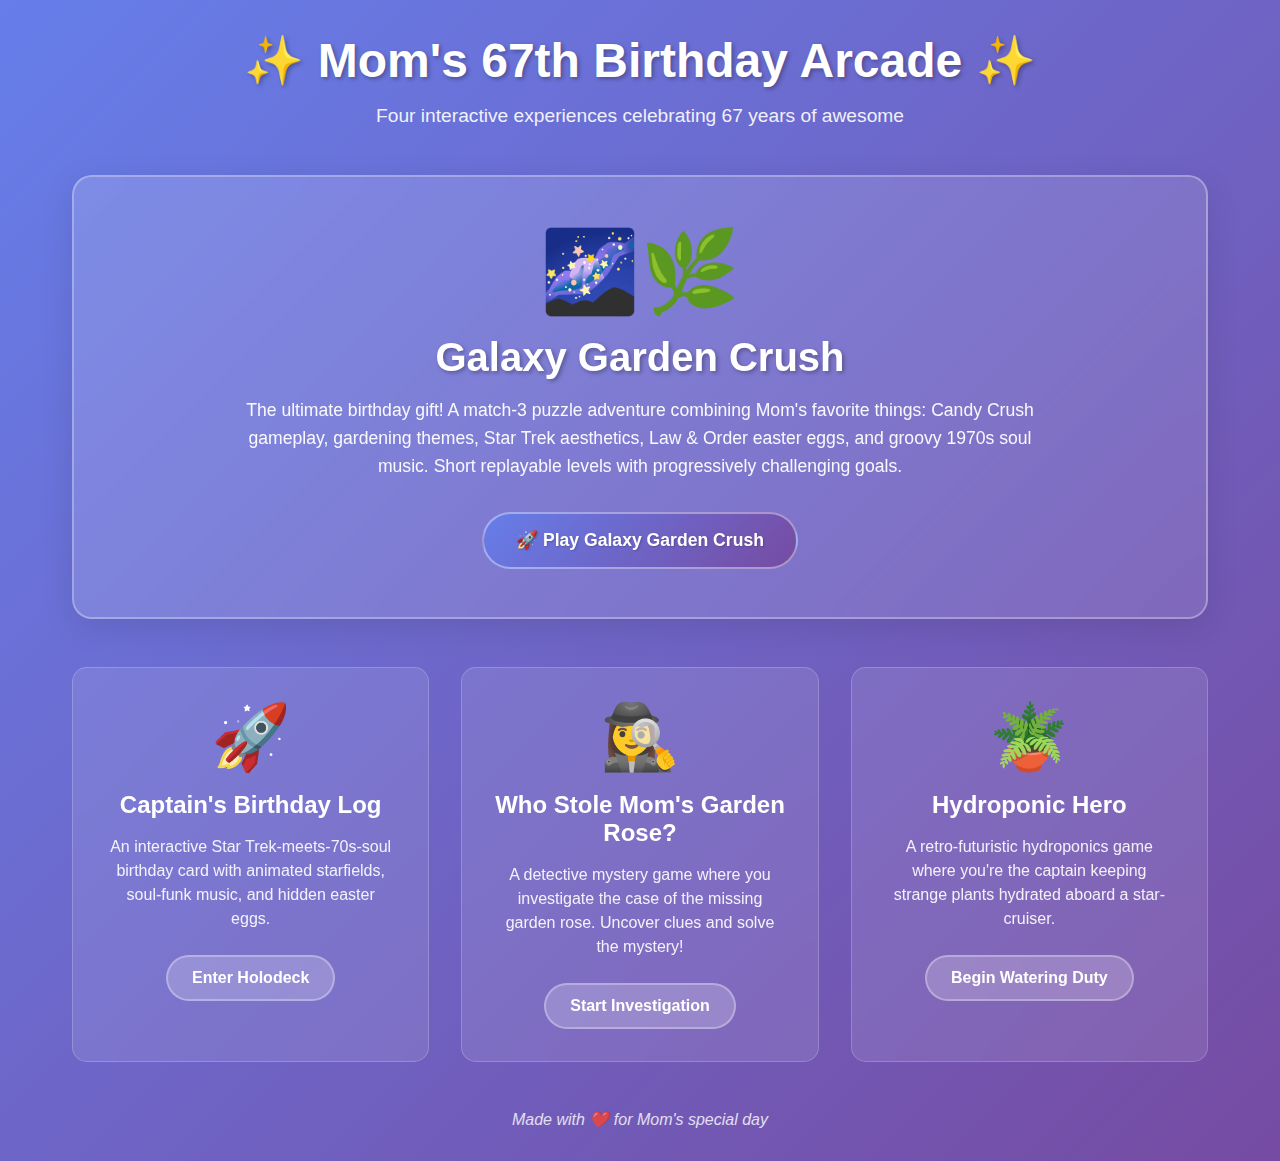
<file: index.html>
<!DOCTYPE html>
<html lang="en">
<head>
    <meta charset="UTF-8">
    <meta name="viewport" content="width=device-width, initial-scale=1.0">
    <title>Mom's 67th Birthday Arcade</title>
    <meta http-equiv="refresh" content="0; url=homepage/index.html">
</head>
<body>
    <p>Redirecting to <a href="homepage/index.html">Mom's Birthday Arcade</a>...</p>
</body>
</html>
</file>
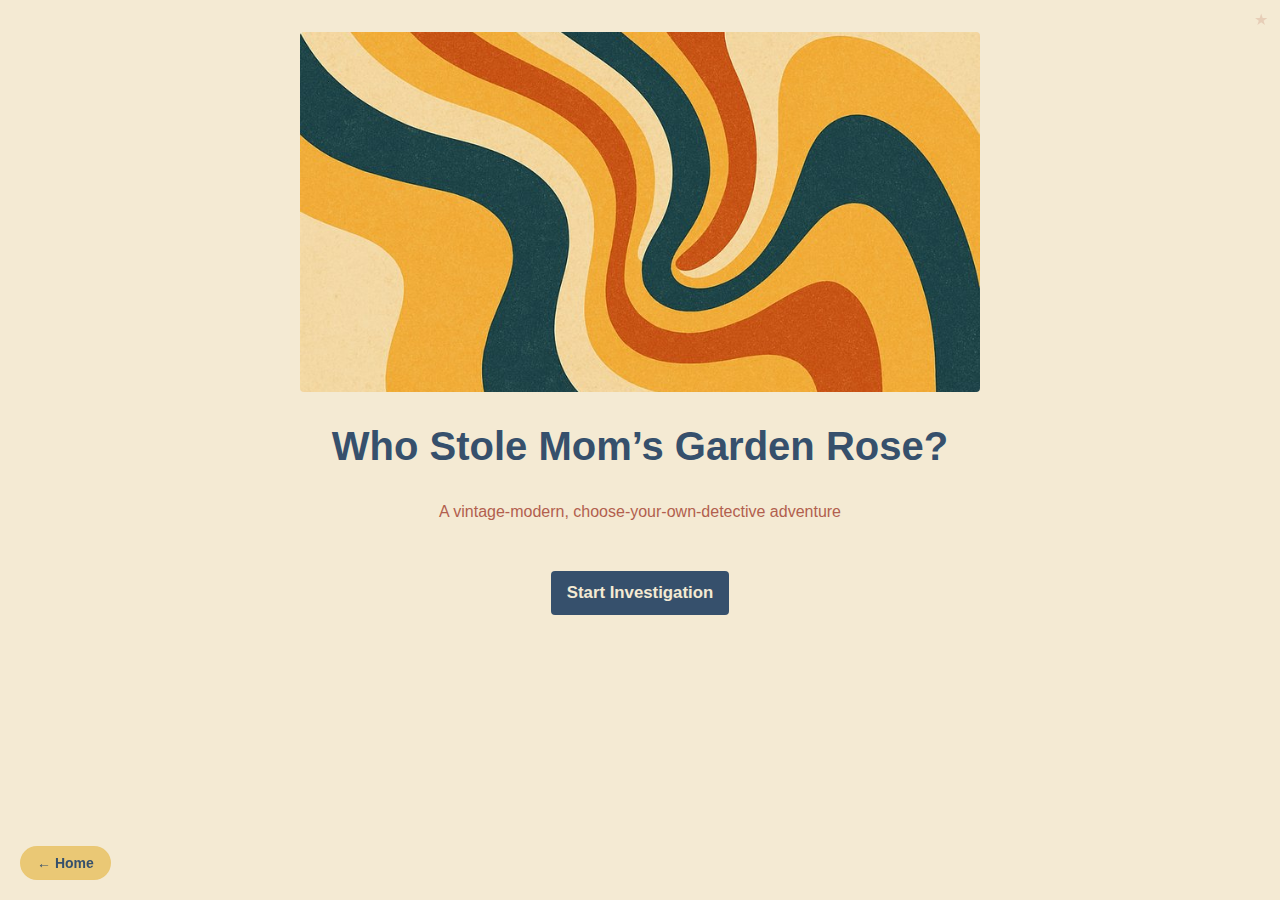
<file: detective-case/index.html>
<!DOCTYPE html>
<html lang="en">
  <head>
    <meta charset="UTF-8" />
    <meta name="viewport" content="width=device-width, initial-scale=1.0" />
    <title>Who Stole Mom’s Garden Rose?</title>
    <!-- Google Fonts -->
    <link rel="preconnect" href="https://fonts.googleapis.com" />
    <link
      href="https://fonts.googleapis.com/css2?family=IBM+Plex+Sans:wght@400;600&family=Archivo+Black&display=swap"
      rel="stylesheet"
    />
    <!-- Main stylesheet -->
    <link rel="stylesheet" href="style.css" />
  </head>
  <body>
    <!-- Back to Home Button -->
    <a href="../homepage/index.html" class="back-to-home" aria-label="Back to Home">← Home</a>
    <div id="app">
      <!-- Title / Cold open -->
      <section id="start" class="section active" aria-label="Start">
        <div class="inner">
          <img
            src="assets/pattern.jpg"
            alt="Abstract swirling pattern in a 1970s color palette"
            class="hero-image"
          />
          <h1>Who Stole Mom’s Garden Rose?</h1>
          <p class="tagline">
            A vintage‑modern, choose‑your‑own‑detective adventure
          </p>
          <button id="btn-start" class="choice">Start Investigation</button>
        </div>
      </section>

      <!-- First decision -->
      <section id="decision" class="section" aria-label="First decision">
        <div class="inner">
          <h2 class="section-title">A crime most foul!</h2>
          <p>
            Detective Dorothy, your prized rose bush has vanished in the night.
            Will you comb the garden for clues, confront the neighbours or call
            on Starfleet for assistance?
          </p>
          <div class="choices">
            <button class="choice" data-next="inspect">Inspect the garden</button>
            <button class="choice" data-next="interrogate">
              Interrogate the neighbours
            </button>
            <button class="choice" data-next="starfleet">Call Starfleet</button>
          </div>
        </div>
      </section>

      <!-- Inspect branch -->
      <section id="inspect" class="section" aria-label="Inspect the garden">
        <div class="inner">
          <h2 class="section-title">Follow the trail</h2>
          <p>
            You kneel by the garden bed and spot a trail of muddy footprints
            snaking towards the tool shed. A crimson petal flutters on the
            evening breeze. What’s your next move?
          </p>
          <div class="choices">
            <button class="choice" data-next="end_recovered">
              Follow the footprints to the shed
            </button>
            <button class="choice" data-next="end_cold">
              Analyse the petal in the kitchen
            </button>
          </div>
        </div>
      </section>

      <!-- Interrogate branch -->
      <section id="interrogate" class="section" aria-label="Interrogate the neighbours">
        <div class="inner">
          <h2 class="section-title">Neighbourly questions</h2>
          <p>
            You stride to your neighbour’s yard. Mr. Gnome hums Marvin Gaye’s
            “Let’s Get It Gnome” as he waters his petunias. Do you confront him
            or poke around his compost heap?
          </p>
          <div class="choices">
            <button class="choice" data-next="end_recovered">
              Ask him about the missing rose
            </button>
            <button class="choice" data-next="end_cold">
              Check the compost heap
            </button>
          </div>
        </div>
      </section>

      <!-- Starfleet branch -->
      <section id="starfleet" class="section" aria-label="Call Starfleet">
        <div class="inner">
          <h2 class="section-title">Hailing Starfleet</h2>
          <p>
            With a dramatic flip of your communicator, you hail Captain Brad of
            the USS Birthday. Do you beam up to consult with Spock or stay and
            scan with your tricorder?
          </p>
          <div class="choices">
            <button class="choice" data-next="end_cold">Beam up to the Enterprise</button>
            <button class="choice" data-next="end_beamed">Use the tricorder to scan the area</button>
          </div>
        </div>
      </section>

      <!-- Ending: Rose recovered -->
      <section id="end_recovered" class="section" aria-label="Rose recovered">
        <div class="inner">
          <h2 class="section-title">Case closed: Rose Recovered</h2>
          <p class="log">
            Captain’s log, supplemental: Detective Dorothy has retrieved the
            prized rose bush and restored peace to the garden. The crew
            celebrates with a soul groove as another case is closed.
          </p>
          <p class="birthday">Happy 67th, Dorothy – You cracked the case!</p>
          <button id="restart-recovered" class="choice">Play again</button>
        </div>
        <!-- Confetti canvas for celebration -->
        <canvas id="confetti-recovered" class="confetti-canvas" aria-hidden="true"></canvas>
      </section>

      <!-- Ending: Culprit beamed away -->
      <section id="end_beamed" class="section" aria-label="Culprit beamed away">
        <div class="inner">
          <h2 class="section-title">Case closed: Culprit Beamed Away</h2>
          <p class="log">
            Captain’s log, stardate 67th birthday: A mischievous alien has been
            located and beamed away. Dorothy’s rose bush is safe aboard the
            Enterprise, and the crew salutes her quick thinking.
          </p>
          <p class="birthday">Happy 67th, Dorothy – You cracked the case!</p>
          <button id="restart-beamed" class="choice">Play again</button>
        </div>
        <canvas id="confetti-beamed" class="confetti-canvas" aria-hidden="true"></canvas>
      </section>

      <!-- Ending: Case goes cold -->
      <section id="end_cold" class="section" aria-label="Case goes cold">
        <div class="inner">
          <h2 class="section-title">Case Goes Cold</h2>
          <p class="log">
            Captain’s log, personal: Despite valiant efforts, the trail has gone
            cold and the rose remains at large. Nevertheless, Dorothy’s
            determination endures, ready for the next investigation.
          </p>
          <p class="birthday">Happy 67th, Dorothy – You cracked the case!</p>
          <button id="restart-cold" class="choice">Try again</button>
        </div>
      </section>
    </div>

    <!-- Audio elements for Easter eggs -->
    <audio id="audio-dun" src="assets/dun_dun.wav" preload="auto"></audio>
    <audio id="audio-beep" src="assets/beep.wav" preload="auto"></audio>

    <!-- Hidden Easter egg buttons -->
    <button id="easter-dun" class="easter" aria-label="Law & Order sound"></button>
    <button id="easter-beep" class="easter" aria-label="NCC‑1701 console beep">★</button>

    <!-- Audio controls (music) -->
    <div id="music-controls" class="music-controls" aria-label="Music controls">
      <div class="music-row">
        <span class="label">Music:</span>
        <button id="btn-marvin" class="music-toggle active" data-loop="marvin">
          Soul Groove (Marvin)
        </button>
        <button id="btn-withers" class="music-toggle" data-loop="withers">
          Soul Groove (Withers)
        </button>
      </div>
      <div class="music-row">
        <label for="volume-slider" class="label">Volume:</label>
        <input
          id="volume-slider"
          type="range"
          min="0"
          max="1"
          step="0.01"
          value="0.5"
          aria-label="Music volume"
        />
      </div>
    </div>

    <!-- Main script -->
    <script src="main.js"></script>
  </body>
</html>
</file>
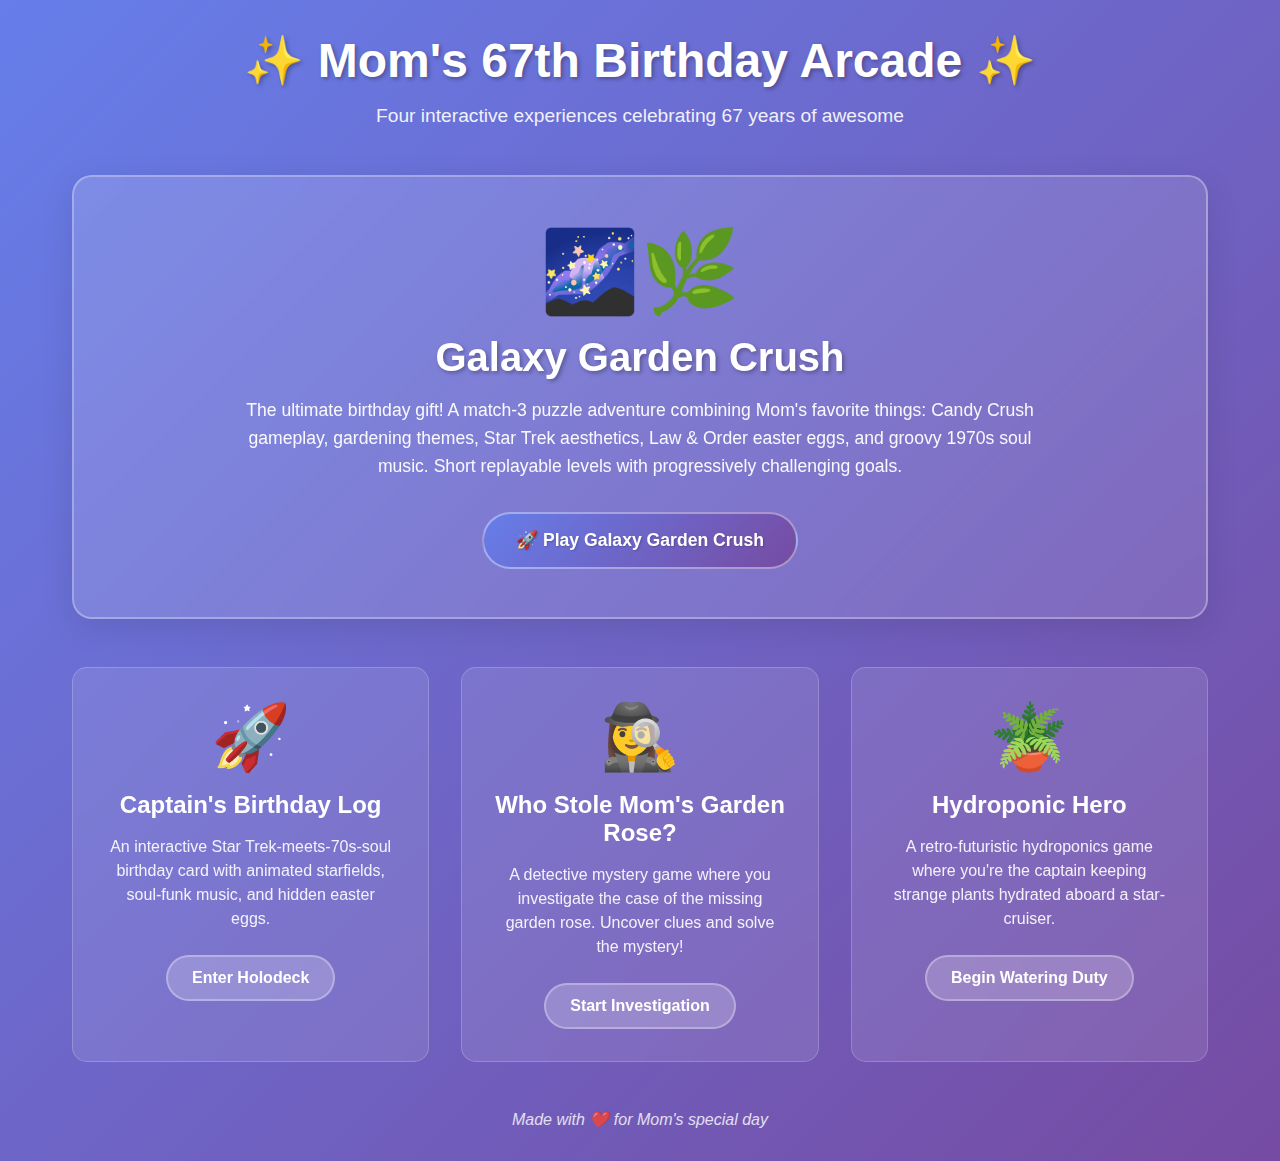
<file: homepage/index.html>
<!DOCTYPE html>
<html lang="en">
<head>
    <meta charset="UTF-8">
    <meta name="viewport" content="width=device-width, initial-scale=1.0">
    <title>Mom's 67th Birthday Arcade</title>
    <link rel="stylesheet" href="style.css">
</head>
<body>
    <div class="container">
        <header>
            <h1>✨ Mom's 67th Birthday Arcade ✨</h1>
            <p class="subtitle">Four interactive experiences celebrating 67 years of awesome</p>
        </header>
        
        <!-- Featured Game Banner -->
        <section class="featured-game">
            <div class="featured-content">
                <div class="featured-icon">🌌🌿</div>
                <h2>Galaxy Garden Crush</h2>
                <p class="featured-description">The ultimate birthday gift! A match-3 puzzle adventure combining Mom's favorite things: Candy Crush gameplay, gardening themes, Star Trek aesthetics, Law & Order easter eggs, and groovy 1970s soul music. Short replayable levels with progressively challenging goals.</p>
                <a href="../galaxy-garden-crush/index.html" class="featured-button">🚀 Play Galaxy Garden Crush</a>
            </div>
        </section>
        
        <main class="games-grid">
            <div class="game-card">
                <div class="game-icon">🚀</div>
                <h2>Captain's Birthday Log</h2>
                <p>An interactive Star Trek-meets-70s-soul birthday card with animated starfields, soul-funk music, and hidden easter eggs.</p>
                <a href="../captains-card/index.html" class="play-button">Enter Holodeck</a>
            </div>
            
            <div class="game-card">
                <div class="game-icon">🕵️‍♀️</div>
                <h2>Who Stole Mom's Garden Rose?</h2>
                <p>A detective mystery game where you investigate the case of the missing garden rose. Uncover clues and solve the mystery!</p>
                <a href="../detective-case/index.html" class="play-button">Start Investigation</a>
            </div>
            
            <div class="game-card">
                <div class="game-icon">🪴</div>
                <h2>Hydroponic Hero</h2>
                <p>A retro-futuristic hydroponics game where you're the captain keeping strange plants hydrated aboard a star-cruiser.</p>
                <a href="../hydroponic-hero/index.html" class="play-button">Begin Watering Duty</a>
            </div>
        </main>
        
        <footer>
            <p>Made with ❤️ for Mom's special day</p>
        </footer>
    </div>
</body>
</html>
</file>
<file: detective-case/style.css>
/*
 * Main styles for the “Who Stole Mom’s Garden Rose?” interactive story.
 * A retro‑inspired palette and typography, with mobile‑first responsive
 * layout and accessible sizing.
 */

/* CSS variables for theme colors and sizes */
:root {
  --color-bg: #F4EAD3;
  --color-primary: #36506C;
  --color-accent: #B25F4E;
  --color-highlight: #E9C46A;
  --max-width: 680px;
  --font-body: Arial, Helvetica, sans-serif;
  --font-heading: Impact, 'Arial Black', sans-serif;
}

/* Back to Home Button */
.back-to-home {
  position: fixed;
  bottom: 20px;
  left: 20px;
  background: rgba(233, 196, 106, 0.9);
  color: var(--color-primary);
  padding: 8px 16px;
  border-radius: 20px;
  text-decoration: none;
  font-family: var(--font-body);
  font-weight: 600;
  font-size: 14px;
  z-index: 1000;
  transition: all 0.3s ease;
  backdrop-filter: blur(10px);
  border: 1px solid rgba(233, 196, 106, 0.3);
}

.back-to-home:hover {
  background: var(--color-highlight);
  transform: translateY(-2px);
  box-shadow: 0 4px 12px rgba(0,0,0,0.2);
}

html, body {
  margin: 0;
  padding: 0;
  height: 100%;
  background: var(--color-bg);
  color: var(--color-primary);
  font-family: var(--font-body);
}

/* Container for the entire game */
#app {
  display: flex;
  flex-direction: column;
  align-items: center;
  justify-content: flex-start;
  min-height: 100vh;
  width: 100%;
  overflow-x: hidden;
}

/* All sections share common structure but are hidden by default */
.section {
  display: none;
  width: 100%;
  padding: 2rem 1rem;
  box-sizing: border-box;
}

/* Active section is shown */
.section.active {
  display: flex;
  flex-direction: column;
  align-items: center;
  justify-content: flex-start;
}

/* Inner wrapper keeps content centered with max width */
.inner {
  max-width: var(--max-width);
  width: 100%;
  display: flex;
  flex-direction: column;
  align-items: center;
  text-align: center;
  gap: 1rem;
}

/* Hero image on start page */
/* Hero image takes up at most 40% of the viewport height to keep the start button visible */
.hero-image {
  width: 100%;
  max-width: 100%;
  max-height: 40vh;
  border-radius: 4px;
  object-fit: cover;
  margin-bottom: 1rem;
}

h1 {
  font-family: var(--font-heading);
  font-size: 2rem;
  margin: 0;
  color: var(--color-primary);
}

.tagline {
  font-size: 1rem;
  color: var(--color-accent);
  margin-bottom: 2rem;
}

h2.section-title {
  font-family: var(--font-heading);
  font-size: 1.5rem;
  margin: 0 0 0.5rem;
  color: var(--color-accent);
}

p {
  font-size: 1rem;
  line-height: 1.4;
}

.choices {
  display: flex;
  flex-direction: column;
  gap: 0.75rem;
  width: 100%;
  margin-top: 1rem;
}

button.choice {
  font-family: var(--font-body);
  font-weight: 600;
  font-size: 1rem;
  padding: 0.75rem 1rem;
  border: none;
  border-radius: 4px;
  cursor: pointer;
  background-color: var(--color-primary);
  color: var(--color-bg);
  transition: background-color 0.2s ease;
}

button.choice:hover,
button.choice:focus {
  background-color: var(--color-accent);
  outline: none;
}

button.choice:active {
  background-color: var(--color-highlight);
}

/* Confetti canvas positioning */
.confetti-canvas {
  position: fixed;
  top: 0;
  left: 0;
  width: 100%;
  height: 100%;
  pointer-events: none;
  z-index: 100;
}

/* Music control panel */
/* Music control panel. Hidden by default; shown when an ending is reached */
.music-controls {
  position: fixed;
  bottom: 0;
  left: 0;
  right: 0;
  background: var(--color-primary);
  color: var(--color-bg);
  padding: 0.5rem;
  display: none;
  flex-direction: column;
  align-items: center;
  gap: 0.25rem;
}

.music-controls .music-row {
  display: flex;
  align-items: center;
  gap: 0.5rem;
  flex-wrap: wrap;
}

.music-controls .label {
  font-size: 0.9rem;
  font-weight: 600;
}

button.music-toggle {
  background: var(--color-accent);
  color: var(--color-bg);
  border: none;
  padding: 0.4rem 0.6rem;
  border-radius: 3px;
  cursor: pointer;
  font-size: 0.9rem;
  transition: background-color 0.2s ease;
}

button.music-toggle.active {
  background: var(--color-highlight);
  color: var(--color-primary);
}

button.music-toggle:hover,
button.music-toggle:focus {
  background: var(--color-highlight);
  color: var(--color-primary);
  outline: none;
}

input[type='range'] {
  -webkit-appearance: none;
  appearance: none;
  height: 4px;
  background: var(--color-accent);
  border-radius: 2px;
  width: 160px;
  cursor: pointer;
}
input[type='range']::-webkit-slider-thumb {
  -webkit-appearance: none;
  appearance: none;
  width: 12px;
  height: 12px;
  border-radius: 50%;
  background: var(--color-highlight);
  cursor: pointer;
}
input[type='range']::-moz-range-thumb {
  width: 12px;
  height: 12px;
  border-radius: 50%;
  background: var(--color-highlight);
  cursor: pointer;
  border: none;
}

/* Starfleet beep / Law & Order button styling */
.easter {
  position: fixed;
  width: 24px;
  height: 24px;
  opacity: 0.2;
  border: none;
  background: transparent;
  cursor: pointer;
  z-index: 50;
}

/* Position the Easter buttons subtly */
#easter-dun {
  /* position above the music control panel so it stays clickable even when the panel is visible */
  bottom: 3rem;
  left: 0.5rem;
}

#easter-beep {
  top: 0.5rem;
  right: 0.5rem;
  color: var(--color-accent);
  font-size: 1rem;
  line-height: 1;
}

/* Log and birthday message styling */
.log {
  font-style: italic;
  margin-bottom: 1rem;
}

.birthday {
  font-size: 1.2rem;
  font-weight: 600;
  color: var(--color-highlight);
  margin-bottom: 2rem;
}

@media (min-width: 680px) {
  h1 {
    font-size: 2.5rem;
  }
  h2.section-title {
    font-size: 1.75rem;
  }
  p {
    font-size: 1.05rem;
  }
  button.choice {
    font-size: 1.05rem;
  }
}
</file>
<file: homepage/style.css>
* {
    margin: 0;
    padding: 0;
    box-sizing: border-box;
}

body {
    font-family: 'Arial', sans-serif;
    background: linear-gradient(135deg, #667eea 0%, #764ba2 100%);
    min-height: 100vh;
    color: white;
}

.container {
    max-width: 1200px;
    margin: 0 auto;
    padding: 2rem;
}

header {
    text-align: center;
    margin-bottom: 3rem;
}

h1 {
    font-size: 3rem;
    margin-bottom: 1rem;
    text-shadow: 2px 2px 4px rgba(0,0,0,0.3);
}

.subtitle {
    font-size: 1.2rem;
    opacity: 0.9;
}

.featured-game {
    background: linear-gradient(135deg, rgba(255, 255, 255, 0.15) 0%, rgba(255, 255, 255, 0.1) 100%);
    backdrop-filter: blur(15px);
    border-radius: 20px;
    padding: 3rem;
    text-align: center;
    margin-bottom: 3rem;
    border: 2px solid rgba(255, 255, 255, 0.3);
    box-shadow: 0 8px 32px rgba(0,0,0,0.1);
}

.featured-content .featured-icon {
    font-size: 5rem;
    margin-bottom: 1rem;
}

.featured-game h2 {
    font-size: 2.5rem;
    margin-bottom: 1rem;
    color: #ffffff;
    text-shadow: 2px 2px 4px rgba(0,0,0,0.3);
}

.featured-description {
    font-size: 1.1rem;
    margin-bottom: 2rem;
    opacity: 0.95;
    line-height: 1.6;
    max-width: 800px;
    margin-left: auto;
    margin-right: auto;
}

.featured-button {
    display: inline-block;
    background: linear-gradient(135deg, #667eea 0%, #764ba2 100%);
    color: white;
    text-decoration: none;
    padding: 1rem 2rem;
    border-radius: 30px;
    border: 2px solid rgba(255, 255, 255, 0.4);
    transition: all 0.3s ease;
    font-weight: bold;
    font-size: 1.1rem;
    text-shadow: 1px 1px 2px rgba(0,0,0,0.2);
}

.featured-button:hover {
    background: linear-gradient(135deg, #5a67d8 0%, #6b46c1 100%);
    border-color: rgba(255, 255, 255, 0.6);
    transform: translateY(-3px);
    box-shadow: 0 8px 25px rgba(0,0,0,0.2);
}

.games-grid {
    display: grid;
    grid-template-columns: repeat(auto-fit, minmax(300px, 1fr));
    gap: 2rem;
    margin-bottom: 3rem;
}

.game-card {
    background: rgba(255, 255, 255, 0.1);
    backdrop-filter: blur(10px);
    border-radius: 15px;
    padding: 2rem;
    text-align: center;
    transition: transform 0.3s ease, box-shadow 0.3s ease;
    border: 1px solid rgba(255, 255, 255, 0.2);
}

.game-card:hover {
    transform: translateY(-5px);
    box-shadow: 0 10px 25px rgba(0,0,0,0.2);
}

.game-icon {
    font-size: 4rem;
    margin-bottom: 1rem;
}

.game-card h2 {
    font-size: 1.5rem;
    margin-bottom: 1rem;
    color: #ffffff;
}

.game-card p {
    margin-bottom: 1.5rem;
    opacity: 0.9;
    line-height: 1.5;
}

.play-button {
    display: inline-block;
    background: rgba(255, 255, 255, 0.2);
    color: white;
    text-decoration: none;
    padding: 0.75rem 1.5rem;
    border-radius: 25px;
    border: 2px solid rgba(255, 255, 255, 0.3);
    transition: all 0.3s ease;
    font-weight: bold;
}

.play-button:hover {
    background: rgba(255, 255, 255, 0.3);
    border-color: rgba(255, 255, 255, 0.5);
    transform: scale(1.05);
}

footer {
    text-align: center;
    opacity: 0.8;
    font-style: italic;
}

@media (max-width: 768px) {
    h1 {
        font-size: 2rem;
    }
    
    .games-grid {
        grid-template-columns: 1fr;
    }
    
    .container {
        padding: 1rem;
    }
}
</file>
